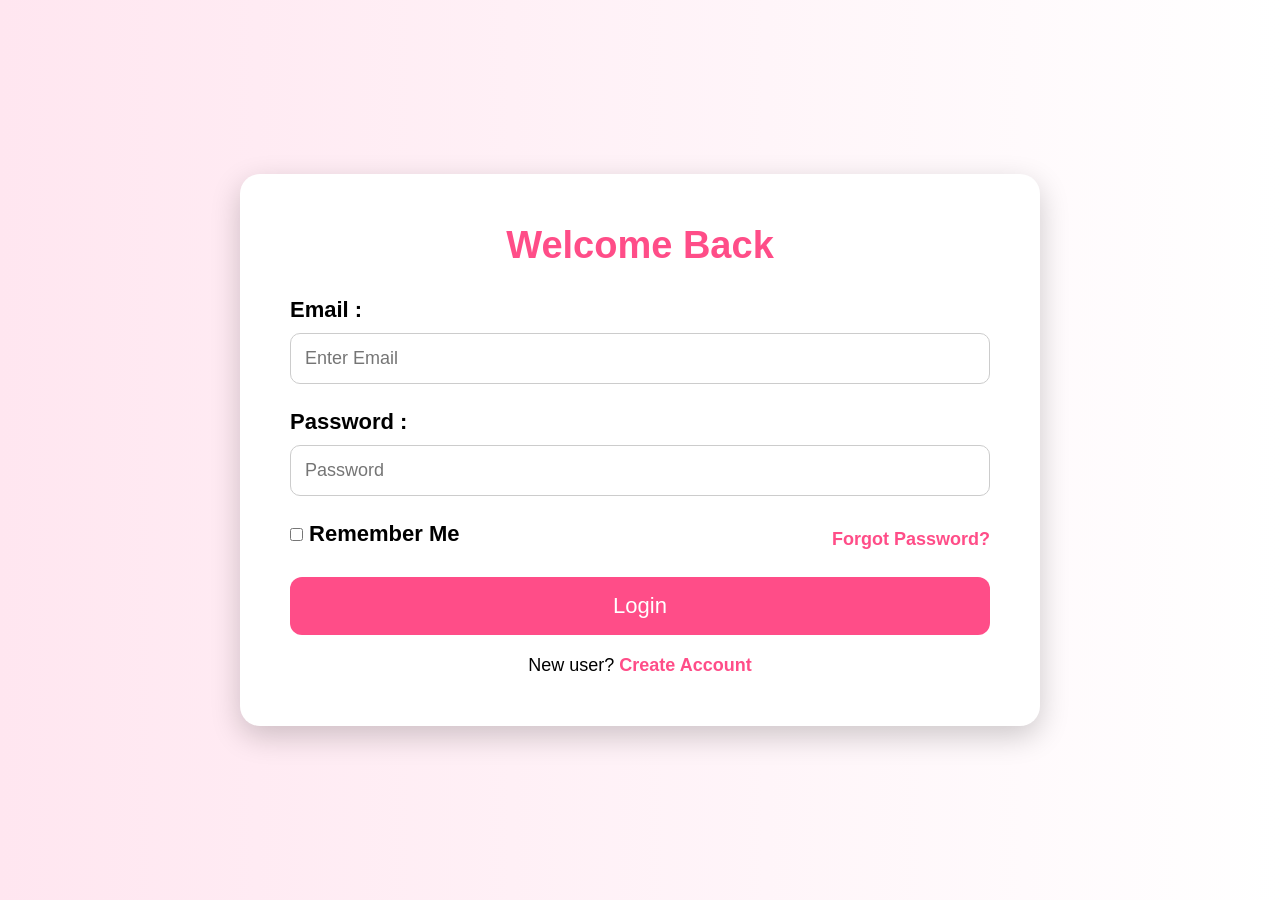
<file: Login.html>
<!DOCTYPE html>
<html lang="en">
<head>
    <meta charset="UTF-8">
    <meta name="viewport" content="width=device-width, initial-scale=1.0">
    <title>Login</title>
    <link rel="stylesheet" href="login.css">
</head>
<body>

<div class="container">

    <div class="form-box">
        <h1>Welcome Back</h1>

        <form id="loginForm">

            <div class="input-group">
                <label>Email :</label>
                <input type="email" id="email" placeholder="Enter Email">
            </div>

            <div class="input-group">
                <label>Password :</label>
                <input type="password" id="password" placeholder="Password">
            </div>

            <div class="extra">
                <label><input type="checkbox"> Remember Me</label>
                <a href="#">Forgot Password?</a>
            </div>

            <button type="submit">Login</button>

            <p>New user? <a href="Signuppage.html">Create Account</a></p>

        </form>
    </div>

</div>

<script src="Loginpage.js"></script>
</body>
</html>
</file>
<file: login.css>
* {
    margin: 0;
    padding: 0;
    box-sizing: border-box;
    font-family: Arial, Helvetica, sans-serif;
}

body {
    background: linear-gradient(to right, #ffe6f0, #ffffff);
    display: flex;
    justify-content: center;
    align-items: center;
    height: 100vh;
}

/* Container */
.container {
    width: 100%;
    display: flex;
    justify-content: center;
}

/* Form box */
.form-box {
    width: 800px;          /* BIGGER */
    padding: 50px;
    background: white;
    border-radius: 20px;
    box-shadow: 0 10px 30px rgba(0,0,0,0.2);
}

/* Heading */
h1 {
    text-align: center;
    margin-bottom: 30px;
    color: #ff4d88;
    font-size: 38px;      /* BIG TEXT */
}

/* Input group */
.input-group {
    margin-bottom: 25px;
}

/* Labels */
label {
    display: block;
    margin-bottom: 10px;
    font-weight: bold;
    font-size: 22px;
}

/* Inputs */
input {
    width: 100%;
    padding: 14px;
    border-radius: 10px;
    border: 1px solid #ccc;
    outline: none;
    font-size: 18px;
}

input:focus {
    border-color: #ff4d88;
}

/* Extra section */
.extra {
    display: flex;
    justify-content: space-between;
    align-items: center;
    font-size: 18px;
    margin-bottom: 20px;
}

.extra input {
    width: auto;
}

.extra a {
    text-decoration: none;
    color: #ff4d88;
}

/* Button */
button {
    width: 100%;
    padding: 16px;
    background: #ff4d88;
    color: white;
    border: none;
    border-radius: 12px;
    cursor: pointer;
    font-size: 22px;
    transition: 0.3s;
}

button:hover {
    background: #e6005c;
}

/* Bottom text */
p {
    text-align: center;
    margin-top: 20px;
    font-size: 18px;
}

a {
    color: #ff4d88;
    text-decoration: none;
    font-weight: bold;
}
</file>
